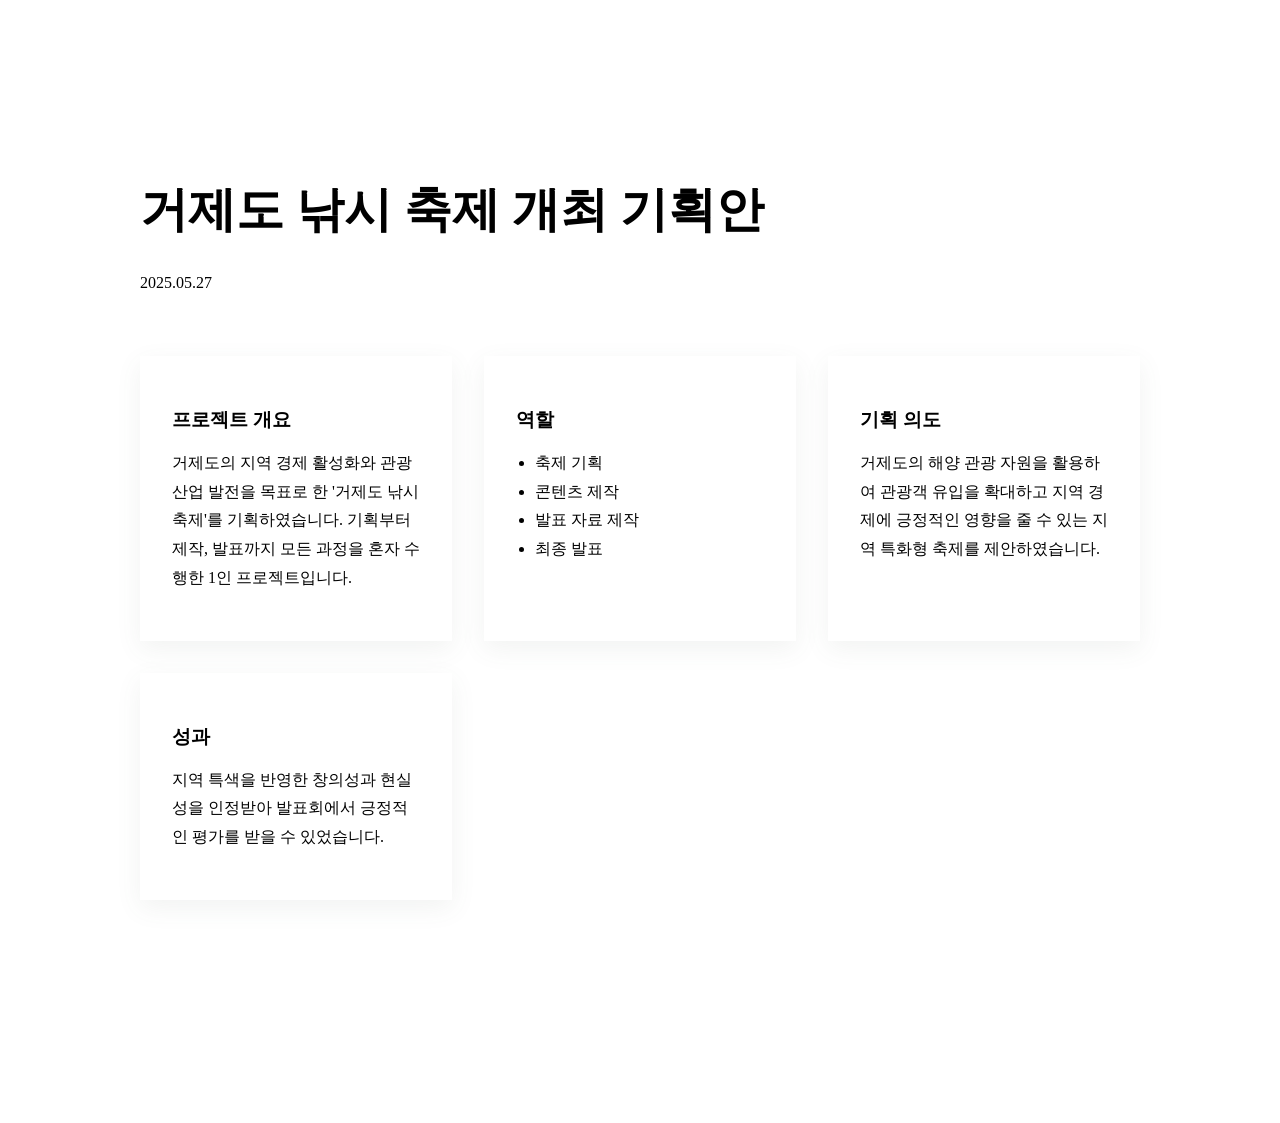
<file: project1.html>
<!DOCTYPE html>
<html lang="ko">
<head>
  <meta charset="UTF-8">
  <meta name="viewport" content="width=device-width, initial-scale=1.0">

  <title>거제도 낚시 축제 개최 기획안</title>

  <link rel="preconnect" href="https://fonts.googleapis.com">
  <link rel="preconnect" href="https://fonts.gstatic.com" crossorigin>

  <link href="https://fonts.googleapis.com/css2?family=Nanum+Gothic:wght@400;700&family=Playfair+Display:wght@400;600;700&display=swap" rel="stylesheet">

  <link href="style.css" rel="stylesheet">

  <style>

    .project-page {
      max-width: 1000px;
      margin: 0 auto;

      padding: 120px 5%;
    }

    .project-header {
      margin-bottom: 4rem;
    }

    .project-category {
      display: inline-block;

      padding: 0.5rem 1rem;

      background: var(--color-secondary);
      color: white;

      border-radius: 999px;

      font-size: 0.85rem;
    }

    .project-title {
      margin-top: 1rem;

      font-size: 3rem;

      color: var(--color-primary);
    }

    .project-date {
      margin-top: 0.5rem;

      color: var(--color-text-sub);
    }

    .project-grid {
      display: grid;

      grid-template-columns:
      repeat(auto-fit, minmax(300px, 1fr));

      gap: 2rem;
    }

    .project-card {
      background: white;

      border-left: 6px solid var(--color-secondary);

      border-radius: var(--radius-lg);

      padding: 2rem;

      box-shadow:
      0 8px 24px rgba(85,107,93,0.08);

      transition:
      transform .3s ease,
      box-shadow .3s ease;
    }

    .project-card:hover {
      transform: translateY(-6px);

      box-shadow:
      0 12px 30px rgba(85,107,93,0.15);
    }

    .project-card h3 {
      margin-bottom: 1rem;

      color: var(--color-secondary);
    }

    .project-card p,
    .project-card li {
      color: var(--color-text-sub);
      line-height: 1.8;
    }

    .project-card ul {
      padding-left: 1.2rem;
    }

    .back-button {
      display: inline-block;

      margin-top: 3rem;

      padding: 0.8rem 1.8rem;

      background: var(--color-secondary);
      color: white;

      text-decoration: none;

      border-radius: var(--radius);

      transition:
      background-color .3s ease;
    }

    .back-button:hover {
      background: var(--color-primary);
    }

    @media (max-width:480px){

      .project-title{
        font-size:2rem;
      }

      .project-page{
        padding:100px 8%;
      }

    }

  </style>

</head>

<body>

  <main class="project-page">

    <header class="project-header">

      <span class="project-category">
        수업 과제
      </span>

      <h1 class="project-title">
        거제도 낚시 축제 개최 기획안
      </h1>

      <p class="project-date">
        2025.05.27
      </p>

    </header>

    <section class="project-grid">

      <article class="project-card">

        <h3>프로젝트 개요</h3>

        <p>
          거제도의 지역 경제 활성화와 관광 산업 발전을 목표로
          한 '거제도 낚시 축제'를 기획하였습니다.
          기획부터 제작, 발표까지 모든 과정을 혼자 수행한
          1인 프로젝트입니다.
        </p>

      </article>

      <article class="project-card">

        <h3>역할</h3>

        <ul>
          <li>축제 기획</li>
          <li>콘텐츠 제작</li>
          <li>발표 자료 제작</li>
          <li>최종 발표</li>
        </ul>

      </article>

      <article class="project-card">

        <h3>기획 의도</h3>

        <p>
          거제도의 해양 관광 자원을 활용하여
          관광객 유입을 확대하고 지역 경제에
          긍정적인 영향을 줄 수 있는 지역 특화형
          축제를 제안하였습니다.
        </p>

      </article>

      <article class="project-card">

        <h3>성과</h3>

        <p>
          지역 특색을 반영한 창의성과 현실성을
          인정받아 발표회에서 긍정적인 평가를
          받을 수 있었습니다.
        </p>

      </article>

    </section>

    <a href="index.html" class="back-button">
      ← 포트폴리오로 돌아가기
    </a>

  </main>

</body>
</html>
</file>
<file: style.css>
/* =========================
   Project Detail Page
========================= */

.project-page {
    max-width: 1000px;
    margin: 0 auto;
    padding: 120px 5%;
  }
  
  .project-header {
    margin-bottom: 4rem;
  }
  
  .project-category {
    display: inline-block;
    padding: 0.5rem 1rem;
    background: var(--color-secondary);
    color: white;
    border-radius: 999px;
    font-size: 0.85rem;
  }
  
  .project-title {
    margin-top: 1rem;
    font-size: 3rem;
    color: var(--color-primary);
  }
  
  .project-date {
    margin-top: 0.5rem;
    color: var(--color-text-sub);
  }
  
  .project-grid {
    display: grid;
    grid-template-columns:
      repeat(auto-fit, minmax(300px, 1fr));
    gap: 2rem;
  }
  
  .project-card {
    background: white;
    border-left: 6px solid var(--color-secondary);
    border-radius: var(--radius-lg);
    padding: 2rem;
  
    box-shadow:
      0 8px 24px rgba(85,107,93,0.08);
  
    transition:
      transform 0.3s ease,
      box-shadow 0.3s ease;
  }
  
  .project-card:hover {
    transform: translateY(-6px);
  
    box-shadow:
      0 12px 30px rgba(85,107,93,0.15);
  }
  
  .project-card h3 {
    margin-bottom: 1rem;
    color: var(--color-secondary);
  }
  
  .project-card p,
  .project-card li {
    color: var(--color-text-sub);
    line-height: 1.8;
  }
  
  .project-card ul {
    padding-left: 1.2rem;
  }
  
  .back-button {
    display: inline-block;
  
    margin-top: 3rem;
    padding: 0.8rem 1.8rem;
  
    background: var(--color-secondary);
    color: white;
  
    text-decoration: none;
    border-radius: var(--radius);
  
    transition:
      background-color 0.3s ease;
  }
  
  .back-button:hover {
    background: var(--color-primary);
  }
  
  @media (max-width: 480px) {
  
    .project-title {
      font-size: 2rem;
    }
  
    .project-page {
      padding: 100px 8%;
    }
  
  }
</file>
